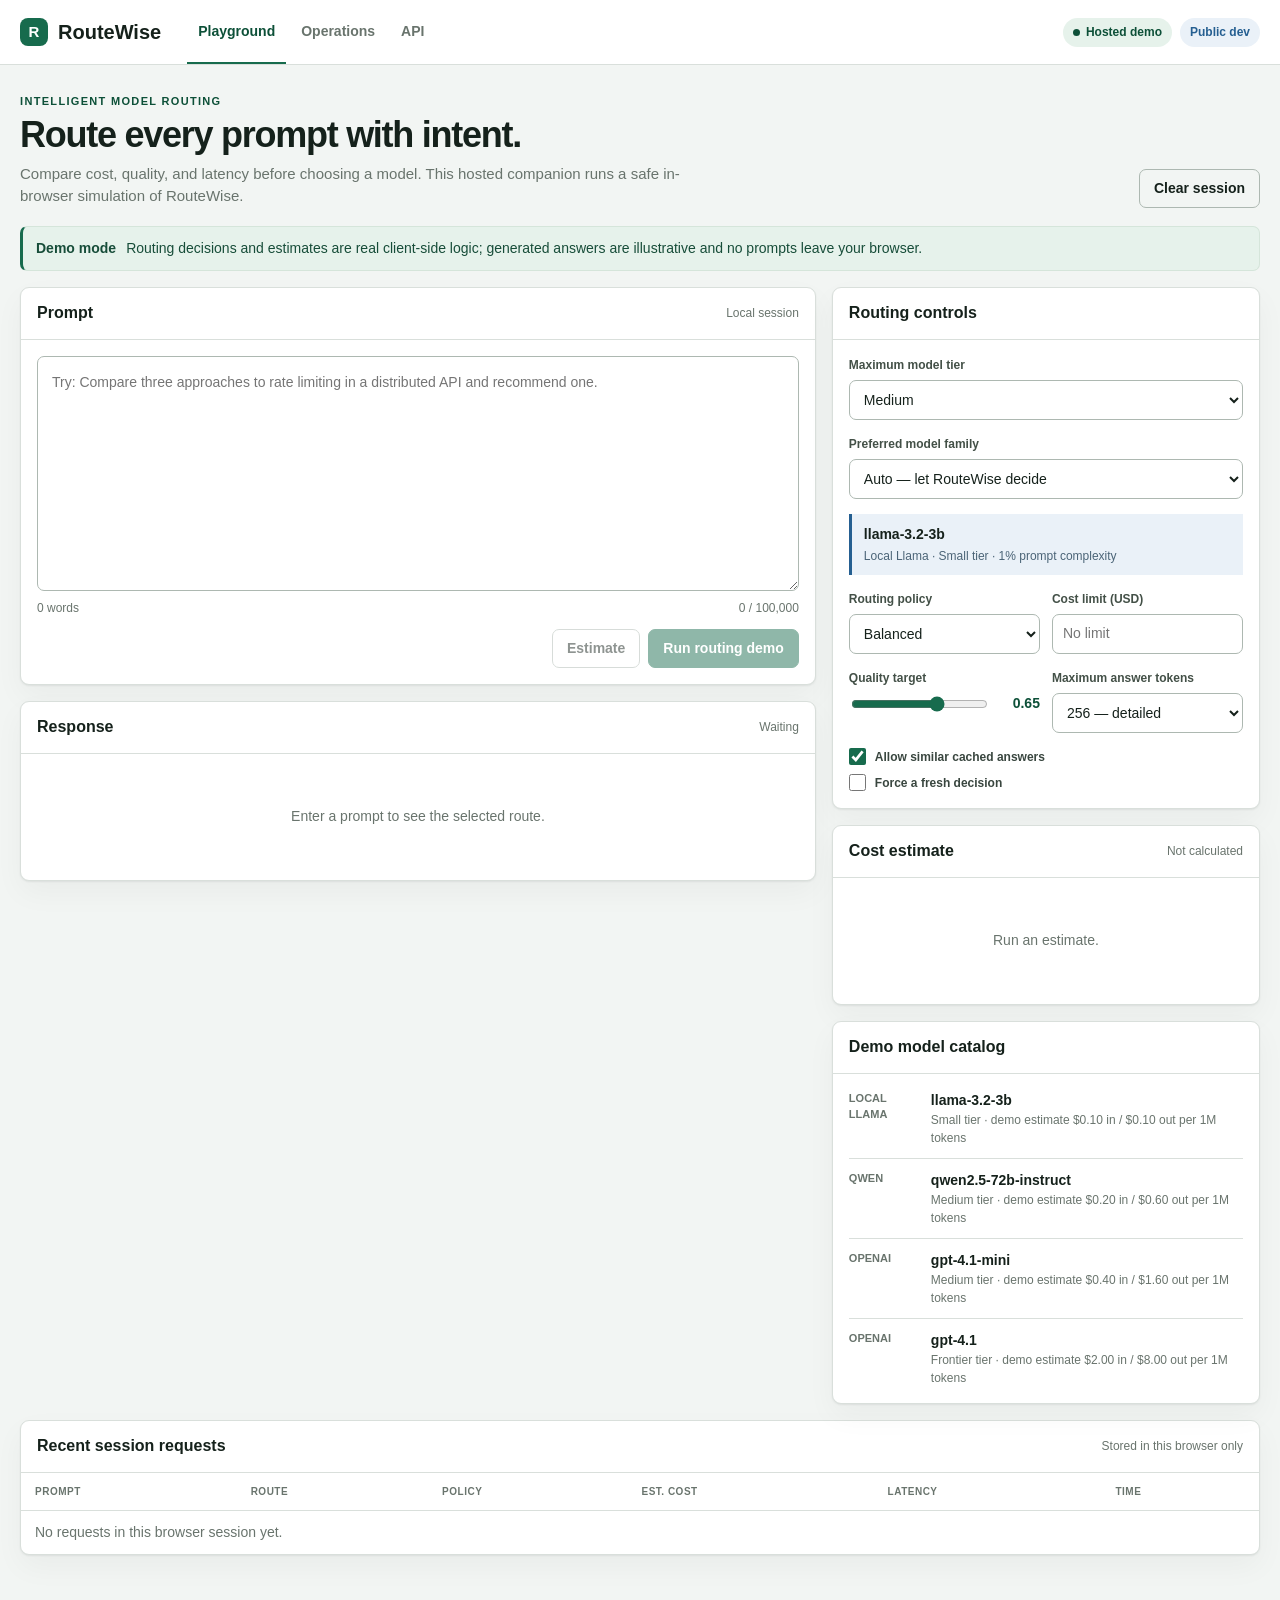
<file: index.html>
<!doctype html>
<html lang="en">
<head>
  <meta charset="utf-8">
  <meta name="viewport" content="width=device-width, initial-scale=1">
  <meta name="description" content="RouteWise hosted routing playground">
  <title>RouteWise Playground</title>
  <link rel="stylesheet" href="./assets/styles.css">
</head>
<body>
  <header class="topbar">
    <div class="shell topbar-inner">
      <a class="brand" href="./"><span class="brand-mark">R</span><span>RouteWise</span></a>
      <nav aria-label="Primary">
        <a href="./" aria-current="page">Playground</a>
        <a href="./dashboard/">Operations</a>
        <a href="./api/">API</a>
      </nav>
      <div class="service"><span class="badge ok"><span class="dot"></span>Hosted demo</span><span class="badge blue">Public dev</span></div>
    </div>
  </header>

  <main class="shell">
    <div class="page-head">
      <div>
        <p class="eyebrow">Intelligent model routing</p>
        <h1>Route every prompt with intent.</h1>
        <p class="subhead">Compare cost, quality, and latency before choosing a model. This hosted companion runs a safe in-browser simulation of RouteWise.</p>
      </div>
      <button id="clear-session" class="ghost" type="button">Clear session</button>
    </div>

    <div class="notice"><strong>Demo mode</strong><span>Routing decisions and estimates are real client-side logic; generated answers are illustrative and no prompts leave your browser.</span></div>

    <div class="workspace">
      <div class="column">
        <section class="panel">
          <div class="panel-head"><h2>Prompt</h2><span class="muted small" id="active-session">Local session</span></div>
          <div class="panel-body">
            <textarea id="prompt" maxlength="100000" placeholder="Try: Compare three approaches to rate limiting in a distributed API and recommend one." aria-label="Prompt"></textarea>
            <div class="composer-meta"><span id="word-count">0 words</span><span id="char-count">0 / 100000</span></div>
            <div class="actions">
              <button id="estimate" type="button" disabled>Estimate</button>
              <button id="run" class="primary" type="button" disabled>Run routing demo</button>
            </div>
          </div>
        </section>

        <section class="panel" aria-live="polite">
          <div class="panel-head"><h2>Response</h2><span class="muted small" id="response-status">Waiting</span></div>
          <div id="response-content" class="empty">Enter a prompt to see the selected route.</div>
        </section>
      </div>

      <aside class="column side">
        <section class="panel">
          <div class="panel-head"><h2>Routing controls</h2></div>
          <div class="panel-body settings">
            <div>
              <label for="tier">Maximum model tier</label>
              <select id="tier">
                <option value="small">Small</option>
                <option value="medium" selected>Medium</option>
                <option value="frontier">Frontier</option>
              </select>
            </div>
            <div>
              <label for="provider">Preferred model family</label>
              <select id="provider">
                <option value="auto" selected>Auto — let RouteWise decide</option>
                <option value="qwen">Qwen</option>
                <option value="openai">OpenAI</option>
                <option value="local">Local Llama</option>
              </select>
            </div>
            <div class="model-card" id="selected-model"><strong>gpt-4.1-mini</strong><span>Current route candidate</span></div>
            <div class="field-row">
              <div>
                <label for="policy">Routing policy</label>
                <select id="policy">
                  <option value="balanced">Balanced</option>
                  <option value="cost_first">Cost first</option>
                  <option value="quality_first">Quality first</option>
                </select>
              </div>
              <div>
                <label for="budget">Cost limit (USD)</label>
                <input id="budget" type="number" min="0" step="0.000001" placeholder="No limit">
              </div>
            </div>
            <div class="field-row">
              <div>
                <label for="quality">Quality target</label>
                <div class="range-row"><input id="quality" type="range" min="0" max="1" step="0.05" value="0.65"><output id="quality-value">0.65</output></div>
              </div>
              <div>
                <label for="output-limit">Maximum answer tokens</label>
                <select id="output-limit">
                  <option value="64">64 — concise</option>
                  <option value="128">128 — standard</option>
                  <option value="256" selected>256 — detailed</option>
                  <option value="512">512 — long</option>
                </select>
              </div>
            </div>
            <div class="checks">
              <label class="check"><input id="semantic-cache" type="checkbox" checked> Allow similar cached answers</label>
              <label class="check"><input id="bypass-cache" type="checkbox"> Force a fresh decision</label>
            </div>
          </div>
        </section>

        <section class="panel">
          <div class="panel-head"><h2>Cost estimate</h2><span class="muted small" id="estimate-status">Not calculated</span></div>
          <div id="estimate-content" class="empty">Run an estimate.</div>
        </section>

        <section class="panel">
          <div class="panel-head"><h2>Demo model catalog</h2></div>
          <div class="panel-body catalog" id="catalog"></div>
        </section>
      </aside>
    </div>

    <section class="panel table-panel">
      <div class="panel-head"><h2>Recent session requests</h2><span class="muted small">Stored in this browser only</span></div>
      <div class="table-wrap">
        <table>
          <thead><tr><th>Prompt</th><th>Route</th><th>Policy</th><th>Est. cost</th><th>Latency</th><th>Time</th></tr></thead>
          <tbody id="history-body"></tbody>
        </table>
      </div>
    </section>
  </main>

  <script src="./assets/app.js?v=2"></script>
</body>
</html>
</file>
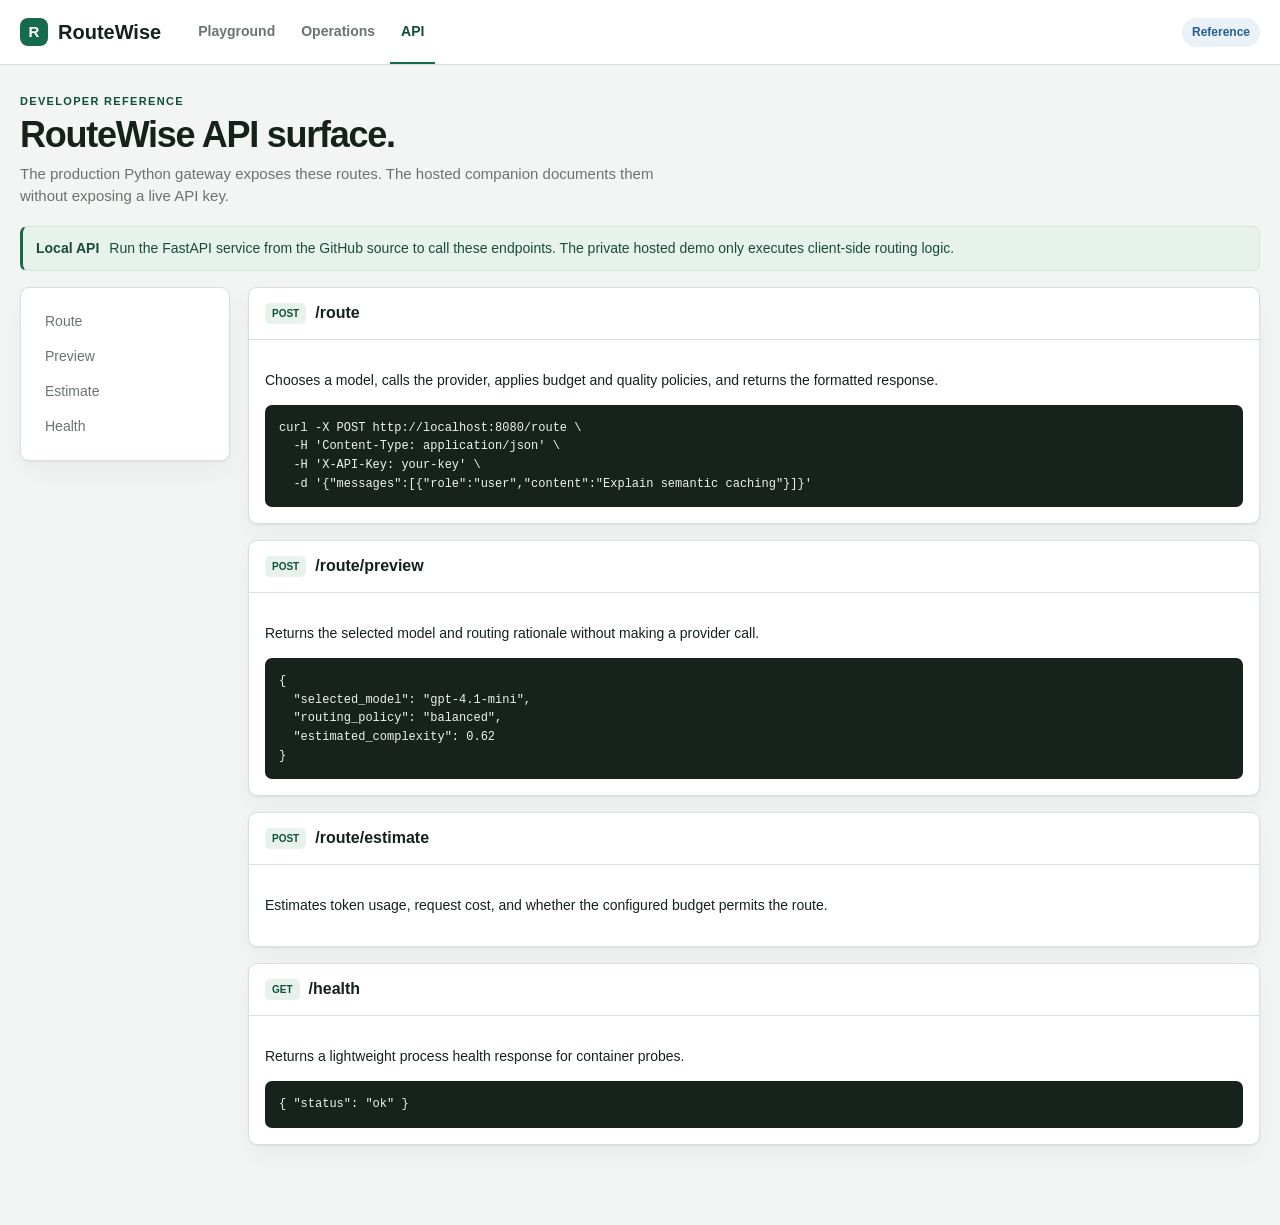
<file: api/index.html>
<!doctype html>
<html lang="en">
<head>
  <meta charset="utf-8">
  <meta name="viewport" content="width=device-width, initial-scale=1">
  <meta name="description" content="RouteWise API overview">
  <title>RouteWise API</title>
  <link rel="stylesheet" href="../assets/styles.css">
</head>
<body>
  <header class="topbar">
    <div class="shell topbar-inner">
      <a class="brand" href="../"><span class="brand-mark">R</span><span>RouteWise</span></a>
      <nav aria-label="Primary"><a href="../">Playground</a><a href="../dashboard/">Operations</a><a href="./" aria-current="page">API</a></nav>
      <div class="service"><span class="badge blue">Reference</span></div>
    </div>
  </header>
  <main class="shell">
    <div class="page-head"><div><p class="eyebrow">Developer reference</p><h1>RouteWise API surface.</h1><p class="subhead">The production Python gateway exposes these routes. The hosted companion documents them without exposing a live API key.</p></div></div>
    <div class="notice"><strong>Local API</strong><span>Run the FastAPI service from the GitHub source to call these endpoints. The private hosted demo only executes client-side routing logic.</span></div>
    <div class="docs">
      <aside class="panel toc"><div class="panel-body"><a href="#route">Route</a><a href="#preview">Preview</a><a href="#estimate">Estimate</a><a href="#health">Health</a></div></aside>
      <div>
        <section class="panel doc-section" id="route"><div class="panel-head"><div class="endpoint"><span class="method">POST</span><h2>/route</h2></div></div><div class="panel-body"><p>Chooses a model, calls the provider, applies budget and quality policies, and returns the formatted response.</p><pre>curl -X POST http://localhost:8080/route \
  -H 'Content-Type: application/json' \
  -H 'X-API-Key: your-key' \
  -d '{"messages":[{"role":"user","content":"Explain semantic caching"}]}'</pre></div></section>
        <section class="panel doc-section" id="preview"><div class="panel-head"><div class="endpoint"><span class="method">POST</span><h2>/route/preview</h2></div></div><div class="panel-body"><p>Returns the selected model and routing rationale without making a provider call.</p><pre>{
  "selected_model": "gpt-4.1-mini",
  "routing_policy": "balanced",
  "estimated_complexity": 0.62
}</pre></div></section>
        <section class="panel doc-section" id="estimate"><div class="panel-head"><div class="endpoint"><span class="method">POST</span><h2>/route/estimate</h2></div></div><div class="panel-body"><p>Estimates token usage, request cost, and whether the configured budget permits the route.</p></div></section>
        <section class="panel doc-section" id="health"><div class="panel-head"><div class="endpoint"><span class="method">GET</span><h2>/health</h2></div></div><div class="panel-body"><p>Returns a lightweight process health response for container probes.</p><pre>{ "status": "ok" }</pre></div></section>
      </div>
    </div>
  </main>
</body>
</html>
</file>
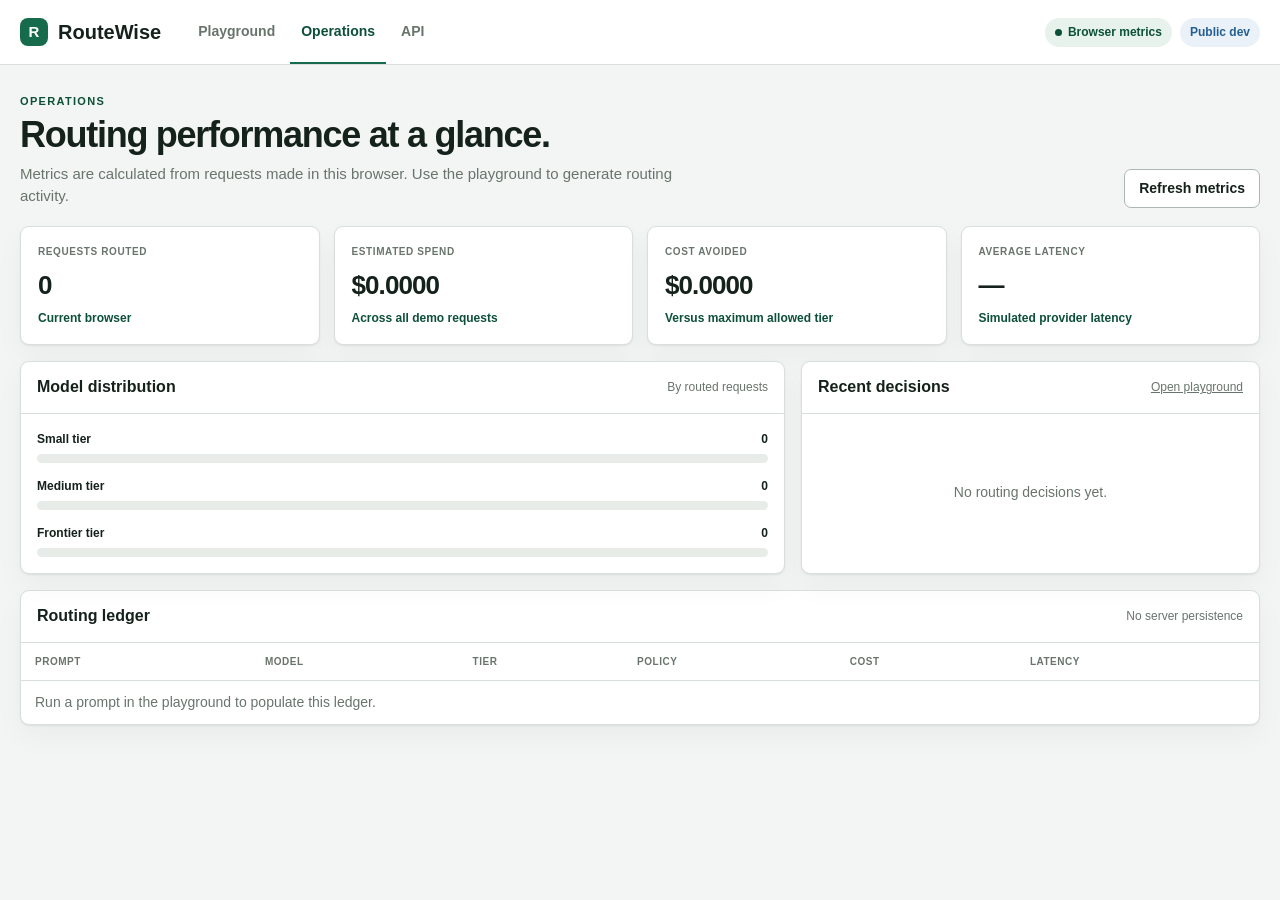
<file: dashboard/index.html>
<!doctype html>
<html lang="en">
<head>
  <meta charset="utf-8">
  <meta name="viewport" content="width=device-width, initial-scale=1">
  <meta name="description" content="RouteWise operations dashboard">
  <title>RouteWise Operations</title>
  <link rel="stylesheet" href="../assets/styles.css">
</head>
<body>
  <header class="topbar">
    <div class="shell topbar-inner">
      <a class="brand" href="../"><span class="brand-mark">R</span><span>RouteWise</span></a>
      <nav aria-label="Primary"><a href="../">Playground</a><a href="./" aria-current="page">Operations</a><a href="../api/">API</a></nav>
      <div class="service"><span class="badge ok"><span class="dot"></span>Browser metrics</span><span class="badge blue">Public dev</span></div>
    </div>
  </header>

  <main class="shell">
    <div class="page-head">
      <div><p class="eyebrow">Operations</p><h1>Routing performance at a glance.</h1><p class="subhead">Metrics are calculated from requests made in this browser. Use the playground to generate routing activity.</p></div>
      <button id="refresh" type="button">Refresh metrics</button>
    </div>

    <div class="metric-grid">
      <article class="metric"><div class="stat-label">Requests routed</div><div class="metric-value" id="requests">0</div><div class="metric-delta">Current browser</div></article>
      <article class="metric"><div class="stat-label">Estimated spend</div><div class="metric-value" id="spend">$0.0000</div><div class="metric-delta">Across all demo requests</div></article>
      <article class="metric"><div class="stat-label">Cost avoided</div><div class="metric-value" id="savings">$0.0000</div><div class="metric-delta">Versus maximum allowed tier</div></article>
      <article class="metric"><div class="stat-label">Average latency</div><div class="metric-value" id="latency">—</div><div class="metric-delta">Simulated provider latency</div></article>
    </div>

    <div class="dashboard-grid">
      <section class="panel">
        <div class="panel-head"><h2>Model distribution</h2><span class="muted small">By routed requests</span></div>
        <div class="panel-body bar-list" id="distribution"></div>
      </section>
      <section class="panel">
        <div class="panel-head"><h2>Recent decisions</h2><a class="muted small" href="../">Open playground</a></div>
        <div class="panel-body timeline" id="timeline"></div>
      </section>
    </div>

    <section class="panel table-panel">
      <div class="panel-head"><h2>Routing ledger</h2><span class="muted small">No server persistence</span></div>
      <div class="table-wrap"><table><thead><tr><th>Prompt</th><th>Model</th><th>Tier</th><th>Policy</th><th>Cost</th><th>Latency</th></tr></thead><tbody id="ledger"></tbody></table></div>
    </section>
  </main>
  <script src="../assets/dashboard.js"></script>
</body>
</html>
</file>
<file: assets/styles.css>
:root {
  color-scheme: light;
  --ink: #15211b;
  --muted: #69746d;
  --line: #d9dfdb;
  --paper: #f2f5f3;
  --panel: #ffffff;
  --green: #176b4d;
  --green-dark: #0d5038;
  --green-soft: #e6f2eb;
  --blue: #255f91;
  --blue-soft: #eaf1f8;
  --amber: #8a5b12;
  --amber-soft: #fbf0dc;
  --red: #a92b22;
  --shadow: 0 1px 2px rgba(18, 32, 24, 0.07), 0 12px 30px rgba(18, 32, 24, 0.04);
}

* { box-sizing: border-box; }

body {
  margin: 0;
  min-width: 320px;
  background: var(--paper);
  color: var(--ink);
  font: 14px/1.5 Inter, ui-sans-serif, -apple-system, BlinkMacSystemFont, "Segoe UI", sans-serif;
}

button, input, select, textarea { font: inherit; }

button, select, input, textarea {
  border: 1px solid #adb8b1;
  border-radius: 7px;
  background: #fff;
  color: var(--ink);
}

button { min-height: 39px; padding: 0 14px; font-weight: 750; cursor: pointer; }
button:hover:not(:disabled) { border-color: var(--green); color: var(--green-dark); }
button:disabled { cursor: not-allowed; opacity: .48; }
button.primary { border-color: var(--green); background: var(--green); color: #fff; }
button.primary:hover:not(:disabled) { border-color: var(--green-dark); background: var(--green-dark); color: #fff; }
button.ghost { background: transparent; }

button:focus-visible, input:focus-visible, select:focus-visible, textarea:focus-visible, a:focus-visible {
  outline: 3px solid rgba(37, 95, 145, .23);
  outline-offset: 2px;
}

.shell { width: min(1240px, calc(100% - 36px)); margin: 0 auto; }
.topbar { position: sticky; top: 0; z-index: 10; border-bottom: 1px solid var(--line); background: rgba(255,255,255,.94); backdrop-filter: blur(12px); }
.topbar-inner { min-height: 64px; display: flex; align-items: center; gap: 26px; }
.brand { display: flex; align-items: center; gap: 10px; color: var(--ink); font-size: 20px; font-weight: 850; text-decoration: none; }
.brand-mark { width: 28px; height: 28px; display: grid; place-items: center; border-radius: 8px; background: var(--green); color: #fff; font-size: 15px; }
nav { display: flex; align-self: stretch; gap: 4px; }
nav a { display: flex; align-items: center; padding: 0 11px; border-bottom: 2px solid transparent; color: var(--muted); font-weight: 700; text-decoration: none; }
nav a[aria-current="page"] { border-bottom-color: var(--green); color: var(--green-dark); }
.service { margin-left: auto; display: flex; gap: 8px; align-items: center; }
.badge { display: inline-flex; align-items: center; gap: 6px; min-height: 29px; padding: 0 10px; border-radius: 999px; background: #edf0ee; color: var(--muted); font-size: 12px; font-weight: 800; }
.badge.ok { background: var(--green-soft); color: var(--green-dark); }
.badge.blue { background: var(--blue-soft); color: var(--blue); }
.dot { width: 7px; height: 7px; border-radius: 50%; background: currentColor; }

main { padding: 28px 0 64px; }
.page-head { display: flex; align-items: end; justify-content: space-between; gap: 22px; margin-bottom: 18px; }
.eyebrow { margin: 0 0 5px; color: var(--green-dark); font-size: 11px; font-weight: 850; letter-spacing: .12em; text-transform: uppercase; }
h1 { margin: 0; font-size: clamp(26px, 4vw, 36px); line-height: 1.12; letter-spacing: -.035em; }
h2 { margin: 0; font-size: 16px; line-height: 1.3; }
h3 { margin: 0; font-size: 14px; }
.subhead { max-width: 670px; margin: 8px 0 0; color: var(--muted); font-size: 15px; }
.muted { color: var(--muted); }
.small { font-size: 12px; }

.notice { display: flex; align-items: start; gap: 10px; margin-bottom: 16px; border: 1px solid #d5e5da; border-left: 3px solid var(--green); border-radius: 7px; background: var(--green-soft); padding: 11px 13px; color: #174d39; }
.notice strong { white-space: nowrap; }

.workspace { display: grid; grid-template-columns: minmax(0, 1.45fr) minmax(310px, .78fr); gap: 16px; align-items: start; }
.column { display: grid; gap: 16px; min-width: 0; }
.panel { min-width: 0; border: 1px solid var(--line); border-radius: 9px; background: var(--panel); box-shadow: var(--shadow); overflow: hidden; }
.panel-head { min-height: 52px; display: flex; align-items: center; justify-content: space-between; gap: 12px; border-bottom: 1px solid var(--line); padding: 0 16px; }
.panel-body { padding: 16px; }
.panel-footer { border-top: 1px solid var(--line); padding: 12px 16px; }

textarea { display: block; width: 100%; min-height: 235px; resize: vertical; padding: 14px; line-height: 1.58; }
select, input[type="text"], input[type="number"] { width: 100%; min-height: 40px; padding: 0 10px; }
label { display: block; margin-bottom: 6px; color: #435047; font-size: 12px; font-weight: 800; }
.composer-meta { display: flex; justify-content: space-between; gap: 12px; padding-top: 8px; color: var(--muted); font-size: 12px; }
.actions { display: flex; justify-content: flex-end; gap: 8px; margin-top: 12px; }
.settings { display: grid; gap: 15px; }
.field-row { display: grid; grid-template-columns: 1fr 1fr; gap: 12px; }
.range-row { display: grid; grid-template-columns: 1fr 44px; align-items: center; gap: 10px; }
input[type="range"] { width: 100%; accent-color: var(--green); }
output { color: var(--green-dark); font-weight: 850; text-align: right; }
.checks { display: grid; gap: 8px; }
.check { display: flex; align-items: center; gap: 9px; margin: 0; color: #39463f; cursor: pointer; }
.check input { width: 17px; height: 17px; margin: 0; accent-color: var(--green); }

.model-card { border-left: 3px solid var(--blue); background: var(--blue-soft); padding: 10px 12px; }
.model-card strong, .model-card span { display: block; overflow-wrap: anywhere; }
.model-card span { margin-top: 2px; color: #4b6477; font-size: 12px; }
.catalog { display: grid; }
.catalog-row { display: grid; grid-template-columns: 72px minmax(0, 1fr); gap: 10px; padding: 11px 0; border-bottom: 1px solid var(--line); }
.catalog-row:first-child { padding-top: 0; }
.catalog-row:last-child { border-bottom: 0; padding-bottom: 0; }
.tier { color: var(--muted); font-size: 11px; font-weight: 850; text-transform: uppercase; }
.catalog-model { font-weight: 750; overflow-wrap: anywhere; }
.catalog-price { color: var(--muted); font-size: 12px; }

.empty { min-height: 126px; display: grid; place-items: center; padding: 20px; color: var(--muted); text-align: center; }
.stats { display: grid; grid-template-columns: repeat(3, minmax(0, 1fr)); }
.stats.two { grid-template-columns: repeat(2, minmax(0, 1fr)); }
.stat { min-width: 0; padding: 13px; border-right: 1px solid var(--line); border-bottom: 1px solid var(--line); }
.stats .stat:nth-child(3n) { border-right: 0; }
.stats.two .stat:nth-child(2n) { border-right: 0; }
.stat-label { color: var(--muted); font-size: 10px; font-weight: 850; letter-spacing: .06em; text-transform: uppercase; }
.stat-value { margin-top: 3px; font-size: 15px; font-weight: 850; overflow-wrap: anywhere; }
.response { padding: 18px; font-size: 15px; line-height: 1.65; }
.response p { margin: 0 0 12px; }
.response ul { margin: 0; padding-left: 21px; }
.response li { margin: 6px 0; }
.flags { display: flex; flex-wrap: wrap; gap: 6px; padding: 0 16px 15px; }
.flag { border-radius: 999px; padding: 4px 9px; background: #edf0ee; color: #46534c; font-size: 11px; font-weight: 800; }
.flag.green { background: var(--green-soft); color: var(--green-dark); }
.flag.amber { background: var(--amber-soft); color: var(--amber); }

.table-panel { margin-top: 16px; }
.table-wrap { overflow-x: auto; }
table { width: 100%; min-width: 720px; border-collapse: collapse; }
th, td { padding: 11px 14px; border-bottom: 1px solid var(--line); text-align: left; vertical-align: top; }
th { color: var(--muted); font-size: 10px; letter-spacing: .05em; text-transform: uppercase; }
tbody tr:last-child td { border-bottom: 0; }

.metric-grid { display: grid; grid-template-columns: repeat(4, minmax(0, 1fr)); gap: 14px; }
.metric { border: 1px solid var(--line); border-radius: 9px; background: var(--panel); padding: 17px; box-shadow: var(--shadow); }
.metric-value { margin-top: 7px; font-size: 26px; font-weight: 880; letter-spacing: -.035em; }
.metric-delta { margin-top: 4px; color: var(--green-dark); font-size: 12px; font-weight: 750; }
.dashboard-grid { display: grid; grid-template-columns: 1.25fr .75fr; gap: 16px; margin-top: 16px; }
.bar-list { display: grid; gap: 14px; }
.bar-label { display: flex; justify-content: space-between; gap: 14px; margin-bottom: 6px; font-size: 12px; font-weight: 750; }
.bar-track { height: 9px; border-radius: 999px; background: #e8ece9; overflow: hidden; }
.bar-fill { height: 100%; border-radius: inherit; background: var(--green); }
.bar-fill.blue { background: var(--blue); }
.timeline { display: grid; gap: 0; }
.timeline-item { display: grid; grid-template-columns: 12px 1fr; gap: 11px; }
.timeline-rail { display: flex; flex-direction: column; align-items: center; }
.timeline-dot { width: 9px; height: 9px; margin-top: 5px; border-radius: 50%; background: var(--green); }
.timeline-line { width: 1px; flex: 1; min-height: 34px; background: var(--line); }
.timeline-copy { padding-bottom: 15px; }
.timeline-copy strong { display: block; }
.timeline-copy span { color: var(--muted); font-size: 12px; }

.docs { display: grid; grid-template-columns: 210px minmax(0, 1fr); gap: 18px; }
.toc { position: sticky; top: 86px; align-self: start; }
.toc a { display: block; padding: 7px 8px; border-radius: 6px; color: var(--muted); text-decoration: none; }
.toc a:hover { background: var(--green-soft); color: var(--green-dark); }
.doc-section { scroll-margin-top: 88px; margin-bottom: 16px; }
.endpoint { display: flex; align-items: center; gap: 9px; }
.method { border-radius: 5px; padding: 3px 7px; background: var(--green-soft); color: var(--green-dark); font-size: 10px; font-weight: 900; }
pre { margin: 12px 0 0; border-radius: 7px; background: #17221c; padding: 14px; overflow-x: auto; color: #edf4ef; font: 12px/1.55 ui-monospace, SFMono-Regular, Menlo, monospace; }

@media (max-width: 960px) {
  .workspace, .dashboard-grid { grid-template-columns: 1fr; }
  .column.side { grid-template-columns: 1fr 1fr; }
  .metric-grid { grid-template-columns: repeat(2, minmax(0, 1fr)); }
}

@media (max-width: 680px) {
  .shell { width: min(100% - 20px, 1240px); }
  .topbar-inner { gap: 12px; }
  nav a { padding: 0 7px; font-size: 12px; }
  .service { display: none; }
  main { padding-top: 20px; }
  .page-head { align-items: stretch; flex-direction: column; }
  .column.side, .field-row, .docs { grid-template-columns: 1fr; }
  .toc { position: static; }
  .actions { flex-direction: column-reverse; }
  .actions button { width: 100%; }
  .stats { grid-template-columns: repeat(2, minmax(0, 1fr)); }
  .stats .stat:nth-child(3n) { border-right: 1px solid var(--line); }
  .stats .stat:nth-child(2n) { border-right: 0; }
}

@media (max-width: 430px) {
  .brand span:last-child { display: none; }
  .metric-grid { grid-template-columns: 1fr; }
  .stats, .stats.two { grid-template-columns: 1fr; }
  .stats .stat, .stats.two .stat { border-right: 0; }
}
</file>
